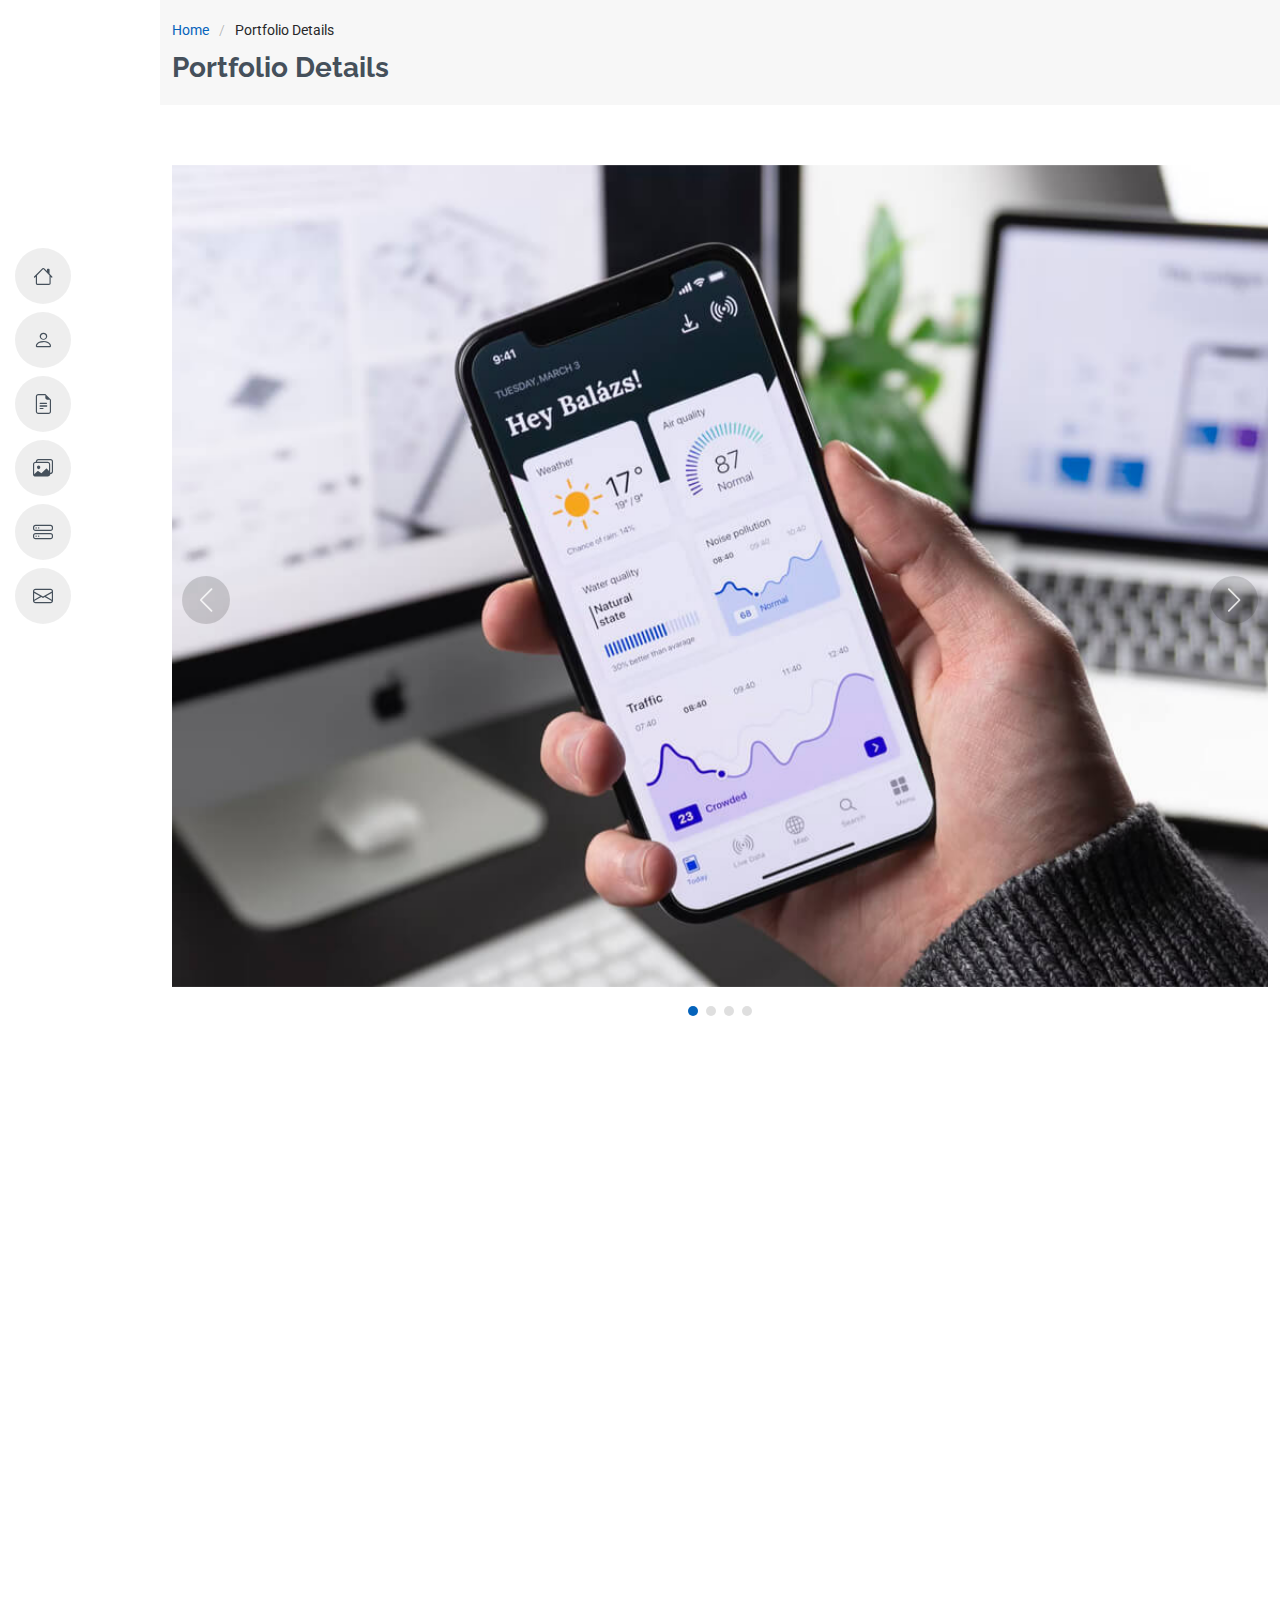
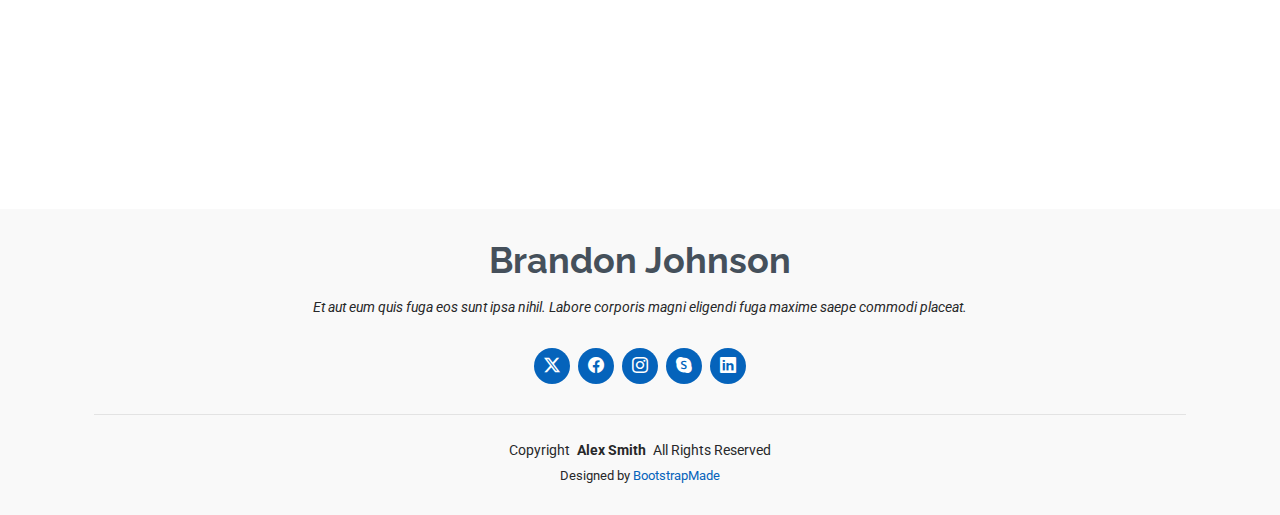
<file: portfolio-details.html>
<!DOCTYPE html>
<html lang="en">

<head>
  <meta charset="utf-8">
  <meta content="width=device-width, initial-scale=1.0" name="viewport">
  <title>Portfolio Details - MyResume Bootstrap Template</title>
  <meta content="" name="description">
  <meta content="" name="keywords">

  <!-- Favicons -->
  <link href="assets/img/favicon.png" rel="icon">
  <link href="assets/img/apple-touch-icon.png" rel="apple-touch-icon">

  <!-- Fonts -->
  <link href="https://fonts.googleapis.com" rel="preconnect">
  <link href="https://fonts.gstatic.com" rel="preconnect" crossorigin>
  <link href="https://fonts.googleapis.com/css2?family=Roboto:ital,wght@0,100;0,300;0,400;0,500;0,700;0,900;1,100;1,300;1,400;1,500;1,700;1,900&family=Poppins:ital,wght@0,100;0,200;0,300;0,400;0,500;0,600;0,700;0,800;0,900;1,100;1,200;1,300;1,400;1,500;1,600;1,700;1,800;1,900&family=Raleway:ital,wght@0,100;0,200;0,300;0,400;0,500;0,600;0,700;0,800;0,900;1,100;1,200;1,300;1,400;1,500;1,600;1,700;1,800;1,900&display=swap" rel="stylesheet">

  <!-- Vendor CSS Files -->
  <link href="assets/vendor/bootstrap/css/bootstrap.min.css" rel="stylesheet">
  <link href="assets/vendor/bootstrap-icons/bootstrap-icons.css" rel="stylesheet">
  <link href="assets/vendor/aos/aos.css" rel="stylesheet">
  <link href="assets/vendor/glightbox/css/glightbox.min.css" rel="stylesheet">
  <link href="assets/vendor/swiper/swiper-bundle.min.css" rel="stylesheet">

  <!-- Main CSS File -->
  <link href="assets/css/main.css" rel="stylesheet">

  <!-- =======================================================
  * Template Name: MyResume
  * Template URL: https://bootstrapmade.com/free-html-bootstrap-template-my-resume/
  * Updated: Jun 29 2024 with Bootstrap v5.3.3
  * Author: BootstrapMade.com
  * License: https://bootstrapmade.com/license/
  ======================================================== -->
</head>

<body class="portfolio-details-page">

  <header id="header" class="header d-flex flex-column justify-content-center">

    <i class="header-toggle d-xl-none bi bi-list"></i>

    <nav id="navmenu" class="navmenu">
      <ul>
        <li><a href="#hero"><i class="bi bi-house navicon"></i><span>Home</span></a></li>
        <li><a href="#about"><i class="bi bi-person navicon"></i><span>About</span></a></li>
        <li><a href="#resume"><i class="bi bi-file-earmark-text navicon"></i><span>Resume</span></a></li>
        <li><a href="#portfolio"><i class="bi bi-images navicon"></i><span>Portfolio</span></a></li>
        <li><a href="#services"><i class="bi bi-hdd-stack navicon"></i><span>Services</span></a></li>
        <li><a href="#contact"><i class="bi bi-envelope navicon"></i><span>Contact</span></a></li>
      </ul>
    </nav>

  </header>

  <main class="main">

    <!-- Page Title -->
    <div class="page-title" data-aos="fade">
      <div class="container">
        <nav class="breadcrumbs">
          <ol>
            <li><a href="index.html">Home</a></li>
            <li class="current">Portfolio Details</li>
          </ol>
        </nav>
        <h1>Portfolio Details</h1>
      </div>
    </div><!-- End Page Title -->

    <!-- Portfolio Details Section -->
    <section id="portfolio-details" class="portfolio-details section">

      <div class="container" data-aos="fade-up">

        <div class="portfolio-details-slider swiper init-swiper">
          <script type="application/json" class="swiper-config">
            {
              "loop": true,
              "speed": 600,
              "autoplay": {
                "delay": 5000
              },
              "slidesPerView": "auto",
              "navigation": {
                "nextEl": ".swiper-button-next",
                "prevEl": ".swiper-button-prev"
              },
              "pagination": {
                "el": ".swiper-pagination",
                "type": "bullets",
                "clickable": true
              }
            }
          </script>
          <div class="swiper-wrapper align-items-center">

            <div class="swiper-slide">
              <img src="assets/img/portfolio/app-1.jpg" alt="">
            </div>

            <div class="swiper-slide">
              <img src="assets/img/portfolio/product-1.jpg" alt="">
            </div>

            <div class="swiper-slide">
              <img src="assets/img/portfolio/branding-1.jpg" alt="">
            </div>

            <div class="swiper-slide">
              <img src="assets/img/portfolio/books-1.jpg" alt="">
            </div>

          </div>
          <div class="swiper-button-prev"></div>
          <div class="swiper-button-next"></div>
          <div class="swiper-pagination"></div>
        </div>

        <div class="row justify-content-between gy-4 mt-4">

          <div class="col-lg-8" data-aos="fade-up">
            <div class="portfolio-description">
              <h2>This is an example of portfolio details</h2>
              <p>
                Autem ipsum nam porro corporis rerum. Quis eos dolorem eos itaque inventore commodi labore quia quia. Exercitationem repudiandae officiis neque suscipit non officia eaque itaque enim. Voluptatem officia accusantium nesciunt est omnis tempora consectetur dignissimos. Sequi nulla at esse enim cum deserunt eius.
              </p>
              <p>
                Amet consequatur qui dolore veniam voluptatem voluptatem sit. Non aspernatur atque natus ut cum nam et. Praesentium error dolores rerum minus sequi quia veritatis eum. Eos et doloribus doloremque nesciunt molestiae laboriosam.
              </p>

              <div class="testimonial-item">
                <p>
                  <i class="bi bi-quote quote-icon-left"></i>
                  <span>Export tempor illum tamen malis malis eram quae irure esse labore quem cillum quid cillum eram malis quorum velit fore eram velit sunt aliqua noster fugiat irure amet legam anim culpa.</span>
                  <i class="bi bi-quote quote-icon-right"></i>
                </p>
                <div>
                  <img src="assets/img/testimonials/testimonials-2.jpg" class="testimonial-img" alt="">
                  <h3>Sara Wilsson</h3>
                  <h4>Designer</h4>
                </div>
              </div>

              <p>
                Impedit ipsum quae et aliquid doloribus et voluptatem quasi. Perspiciatis occaecati earum et magnam animi. Quibusdam non qui ea vitae suscipit vitae sunt. Repudiandae incidunt cumque minus deserunt assumenda tempore. Delectus voluptas necessitatibus est.
              </p>

              <p>
                Sunt voluptatum sapiente facilis quo odio aut ipsum repellat debitis. Molestiae et autem libero. Explicabo et quod necessitatibus similique quis dolor eum. Numquam eaque praesentium rem et qui nesciunt.
              </p>

            </div>
          </div>

          <div class="col-lg-3" data-aos="fade-up" data-aos-delay="100">
            <div class="portfolio-info">
              <h3>Project information</h3>
              <ul>
                <li><strong>Category</strong> Web design</li>
                <li><strong>Client</strong> ASU Company</li>
                <li><strong>Project date</strong> 01 March, 2020</li>
                <li><strong>Project URL</strong> <a href="#">www.example.com</a></li>
                <li><a href="#" class="btn-visit align-self-start">Visit Website</a></li>
              </ul>
            </div>
          </div>

        </div>

      </div>

    </section><!-- /Portfolio Details Section -->

  </main>

  <footer id="footer" class="footer position-relative light-background">
    <div class="container">
      <h3 class="sitename">Brandon Johnson</h3>
      <p>Et aut eum quis fuga eos sunt ipsa nihil. Labore corporis magni eligendi fuga maxime saepe commodi placeat.</p>
      <div class="social-links d-flex justify-content-center">
        <a href=""><i class="bi bi-twitter-x"></i></a>
        <a href=""><i class="bi bi-facebook"></i></a>
        <a href=""><i class="bi bi-instagram"></i></a>
        <a href=""><i class="bi bi-skype"></i></a>
        <a href=""><i class="bi bi-linkedin"></i></a>
      </div>
      <div class="container">
        <div class="copyright">
          <span>Copyright</span> <strong class="px-1 sitename">Alex Smith</strong> <span>All Rights Reserved</span>
        </div>
        <div class="credits">
          <!-- All the links in the footer should remain intact. -->
          <!-- You can delete the links only if you've purchased the pro version. -->
          <!-- Licensing information: https://bootstrapmade.com/license/ -->
          <!-- Purchase the pro version with working PHP/AJAX contact form: [buy-url] -->
          Designed by <a href="https://bootstrapmade.com/">BootstrapMade</a>
        </div>
      </div>
    </div>
  </footer>

  <!-- Scroll Top -->
  <a href="#" id="scroll-top" class="scroll-top d-flex align-items-center justify-content-center"><i class="bi bi-arrow-up-short"></i></a>

  <!-- Preloader -->
  <div id="preloader"></div>

  <!-- Vendor JS Files -->
  <script src="assets/vendor/bootstrap/js/bootstrap.bundle.min.js"></script>
  <script src="assets/vendor/php-email-form/validate.js"></script>
  <script src="assets/vendor/aos/aos.js"></script>
  <script src="assets/vendor/typed.js/typed.umd.js"></script>
  <script src="assets/vendor/purecounter/purecounter_vanilla.js"></script>
  <script src="assets/vendor/waypoints/noframework.waypoints.js"></script>
  <script src="assets/vendor/glightbox/js/glightbox.min.js"></script>
  <script src="assets/vendor/imagesloaded/imagesloaded.pkgd.min.js"></script>
  <script src="assets/vendor/isotope-layout/isotope.pkgd.min.js"></script>
  <script src="assets/vendor/swiper/swiper-bundle.min.js"></script>

  <!-- Main JS File -->
  <script src="assets/js/main.js"></script>

</body>

</html>
</file>
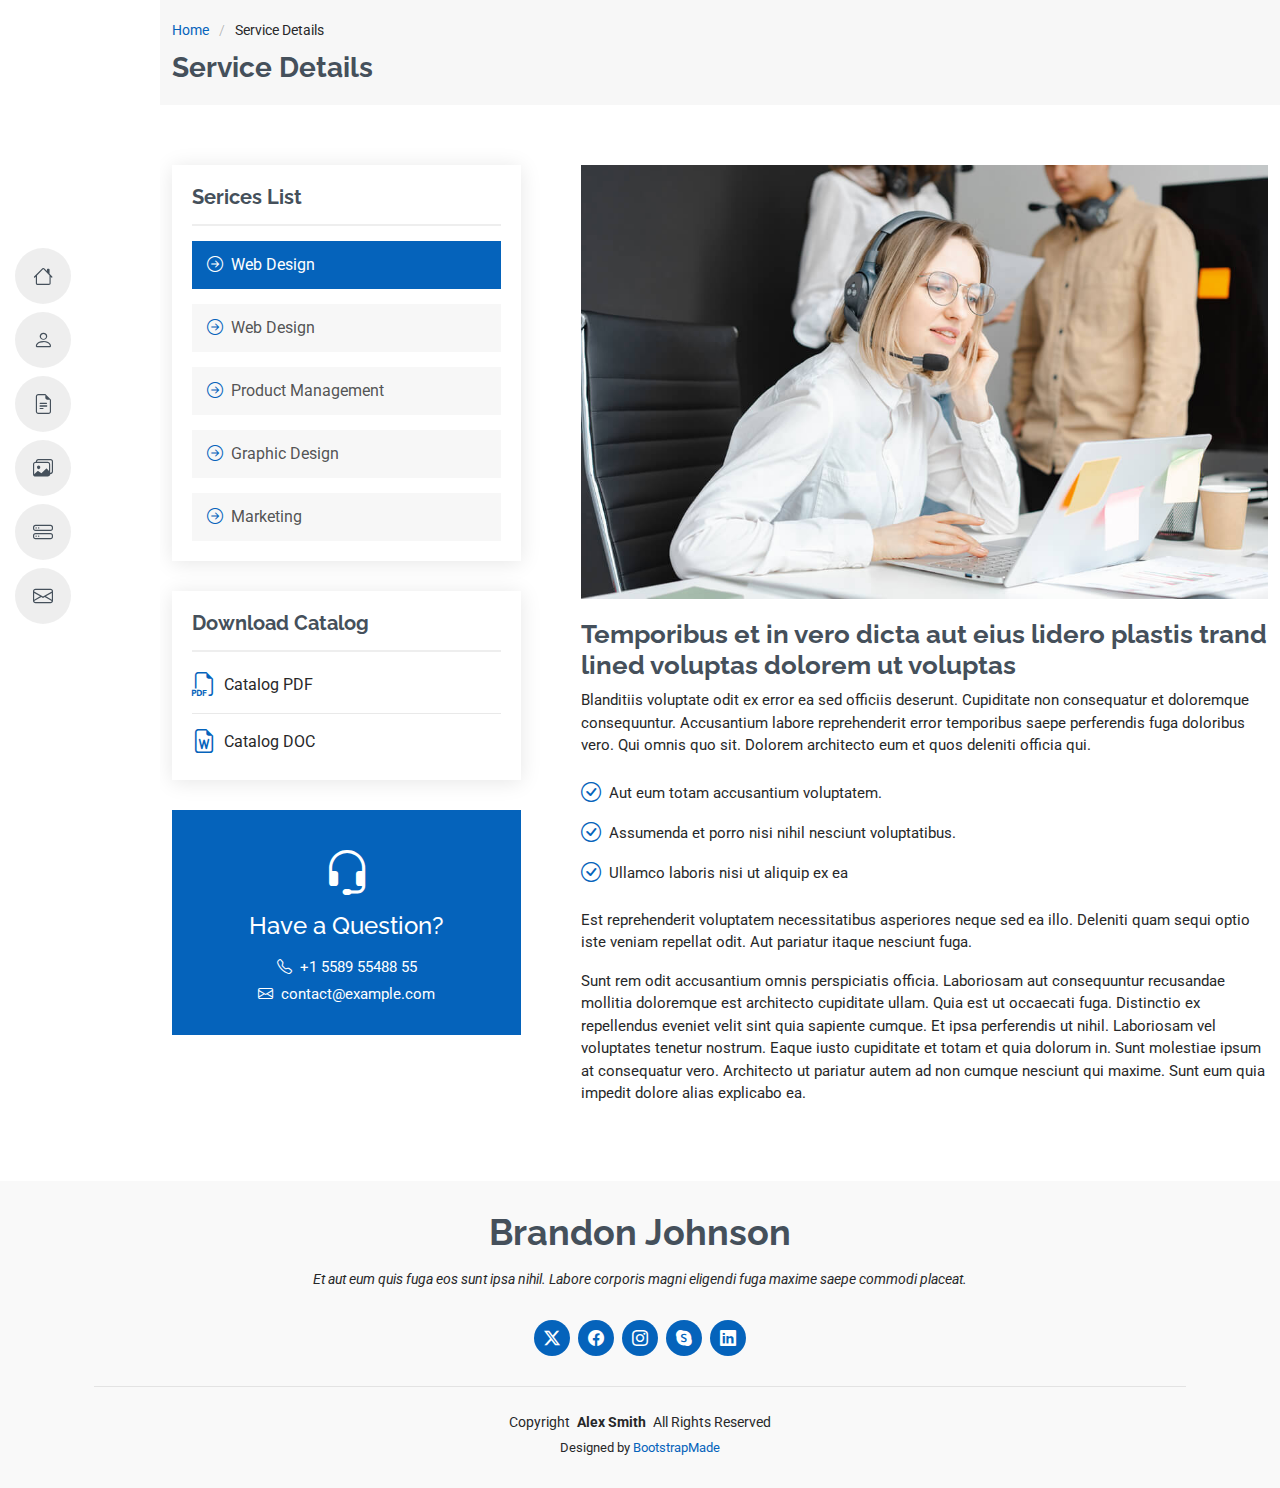
<file: service-details.html>
<!DOCTYPE html>
<html lang="en">

<head>
  <meta charset="utf-8">
  <meta content="width=device-width, initial-scale=1.0" name="viewport">
  <title>Service Details - MyResume Bootstrap Template</title>
  <meta content="" name="description">
  <meta content="" name="keywords">

  <!-- Favicons -->
  <link href="assets/img/favicon.png" rel="icon">
  <link href="assets/img/apple-touch-icon.png" rel="apple-touch-icon">

  <!-- Fonts -->
  <link href="https://fonts.googleapis.com" rel="preconnect">
  <link href="https://fonts.gstatic.com" rel="preconnect" crossorigin>
  <link href="https://fonts.googleapis.com/css2?family=Roboto:ital,wght@0,100;0,300;0,400;0,500;0,700;0,900;1,100;1,300;1,400;1,500;1,700;1,900&family=Poppins:ital,wght@0,100;0,200;0,300;0,400;0,500;0,600;0,700;0,800;0,900;1,100;1,200;1,300;1,400;1,500;1,600;1,700;1,800;1,900&family=Raleway:ital,wght@0,100;0,200;0,300;0,400;0,500;0,600;0,700;0,800;0,900;1,100;1,200;1,300;1,400;1,500;1,600;1,700;1,800;1,900&display=swap" rel="stylesheet">

  <!-- Vendor CSS Files -->
  <link href="assets/vendor/bootstrap/css/bootstrap.min.css" rel="stylesheet">
  <link href="assets/vendor/bootstrap-icons/bootstrap-icons.css" rel="stylesheet">
  <link href="assets/vendor/aos/aos.css" rel="stylesheet">
  <link href="assets/vendor/glightbox/css/glightbox.min.css" rel="stylesheet">
  <link href="assets/vendor/swiper/swiper-bundle.min.css" rel="stylesheet">

  <!-- Main CSS File -->
  <link href="assets/css/main.css" rel="stylesheet">

  <!-- =======================================================
  * Template Name: MyResume
  * Template URL: https://bootstrapmade.com/free-html-bootstrap-template-my-resume/
  * Updated: Jun 29 2024 with Bootstrap v5.3.3
  * Author: BootstrapMade.com
  * License: https://bootstrapmade.com/license/
  ======================================================== -->
</head>

<body class="service-details-page">

  <header id="header" class="header d-flex flex-column justify-content-center">

    <i class="header-toggle d-xl-none bi bi-list"></i>

    <nav id="navmenu" class="navmenu">
      <ul>
        <li><a href="#hero"><i class="bi bi-house navicon"></i><span>Home</span></a></li>
        <li><a href="#about"><i class="bi bi-person navicon"></i><span>About</span></a></li>
        <li><a href="#resume"><i class="bi bi-file-earmark-text navicon"></i><span>Resume</span></a></li>
        <li><a href="#portfolio"><i class="bi bi-images navicon"></i><span>Portfolio</span></a></li>
        <li><a href="#services"><i class="bi bi-hdd-stack navicon"></i><span>Services</span></a></li>
        <li><a href="#contact"><i class="bi bi-envelope navicon"></i><span>Contact</span></a></li>
      </ul>
    </nav>

  </header>

  <main class="main">

    <!-- Page Title -->
    <div class="page-title" data-aos="fade">
      <div class="container">
        <nav class="breadcrumbs">
          <ol>
            <li><a href="index.html">Home</a></li>
            <li class="current">Service Details</li>
          </ol>
        </nav>
        <h1>Service Details</h1>
      </div>
    </div><!-- End Page Title -->

    <!-- Service Details Section -->
    <section id="service-details" class="service-details section">

      <div class="container">

        <div class="row gy-5">

          <div class="col-lg-4" data-aos="fade-up" data-aos-delay="100">

            <div class="service-box">
              <h4>Serices List</h4>
              <div class="services-list">
                <a href="#" class="active"><i class="bi bi-arrow-right-circle"></i><span>Web Design</span></a>
                <a href="#"><i class="bi bi-arrow-right-circle"></i><span>Web Design</span></a>
                <a href="#"><i class="bi bi-arrow-right-circle"></i><span>Product Management</span></a>
                <a href="#"><i class="bi bi-arrow-right-circle"></i><span>Graphic Design</span></a>
                <a href="#"><i class="bi bi-arrow-right-circle"></i><span>Marketing</span></a>
              </div>
            </div><!-- End Services List -->

            <div class="service-box">
              <h4>Download Catalog</h4>
              <div class="download-catalog">
                <a href="#"><i class="bi bi-filetype-pdf"></i><span>Catalog PDF</span></a>
                <a href="#"><i class="bi bi-file-earmark-word"></i><span>Catalog DOC</span></a>
              </div>
            </div><!-- End Services List -->

            <div class="help-box d-flex flex-column justify-content-center align-items-center">
              <i class="bi bi-headset help-icon"></i>
              <h4>Have a Question?</h4>
              <p class="d-flex align-items-center mt-2 mb-0"><i class="bi bi-telephone me-2"></i> <span>+1 5589 55488 55</span></p>
              <p class="d-flex align-items-center mt-1 mb-0"><i class="bi bi-envelope me-2"></i> <a href="mailto:contact@example.com">contact@example.com</a></p>
            </div>

          </div>

          <div class="col-lg-8 ps-lg-5" data-aos="fade-up" data-aos-delay="200">
            <img src="assets/img/services.jpg" alt="" class="img-fluid services-img">
            <h3>Temporibus et in vero dicta aut eius lidero plastis trand lined voluptas dolorem ut voluptas</h3>
            <p>
              Blanditiis voluptate odit ex error ea sed officiis deserunt. Cupiditate non consequatur et doloremque consequuntur. Accusantium labore reprehenderit error temporibus saepe perferendis fuga doloribus vero. Qui omnis quo sit. Dolorem architecto eum et quos deleniti officia qui.
            </p>
            <ul>
              <li><i class="bi bi-check-circle"></i> <span>Aut eum totam accusantium voluptatem.</span></li>
              <li><i class="bi bi-check-circle"></i> <span>Assumenda et porro nisi nihil nesciunt voluptatibus.</span></li>
              <li><i class="bi bi-check-circle"></i> <span>Ullamco laboris nisi ut aliquip ex ea</span></li>
            </ul>
            <p>
              Est reprehenderit voluptatem necessitatibus asperiores neque sed ea illo. Deleniti quam sequi optio iste veniam repellat odit. Aut pariatur itaque nesciunt fuga.
            </p>
            <p>
              Sunt rem odit accusantium omnis perspiciatis officia. Laboriosam aut consequuntur recusandae mollitia doloremque est architecto cupiditate ullam. Quia est ut occaecati fuga. Distinctio ex repellendus eveniet velit sint quia sapiente cumque. Et ipsa perferendis ut nihil. Laboriosam vel voluptates tenetur nostrum. Eaque iusto cupiditate et totam et quia dolorum in. Sunt molestiae ipsum at consequatur vero. Architecto ut pariatur autem ad non cumque nesciunt qui maxime. Sunt eum quia impedit dolore alias explicabo ea.
            </p>
          </div>

        </div>

      </div>

    </section><!-- /Service Details Section -->

  </main>

  <footer id="footer" class="footer position-relative light-background">
    <div class="container">
      <h3 class="sitename">Brandon Johnson</h3>
      <p>Et aut eum quis fuga eos sunt ipsa nihil. Labore corporis magni eligendi fuga maxime saepe commodi placeat.</p>
      <div class="social-links d-flex justify-content-center">
        <a href=""><i class="bi bi-twitter-x"></i></a>
        <a href=""><i class="bi bi-facebook"></i></a>
        <a href=""><i class="bi bi-instagram"></i></a>
        <a href=""><i class="bi bi-skype"></i></a>
        <a href=""><i class="bi bi-linkedin"></i></a>
      </div>
      <div class="container">
        <div class="copyright">
          <span>Copyright</span> <strong class="px-1 sitename">Alex Smith</strong> <span>All Rights Reserved</span>
        </div>
        <div class="credits">
          <!-- All the links in the footer should remain intact. -->
          <!-- You can delete the links only if you've purchased the pro version. -->
          <!-- Licensing information: https://bootstrapmade.com/license/ -->
          <!-- Purchase the pro version with working PHP/AJAX contact form: [buy-url] -->
          Designed by <a href="https://bootstrapmade.com/">BootstrapMade</a>
        </div>
      </div>
    </div>
  </footer>

  <!-- Scroll Top -->
  <a href="#" id="scroll-top" class="scroll-top d-flex align-items-center justify-content-center"><i class="bi bi-arrow-up-short"></i></a>

  <!-- Preloader -->
  <div id="preloader"></div>

  <!-- Vendor JS Files -->
  <script src="assets/vendor/bootstrap/js/bootstrap.bundle.min.js"></script>
  <script src="assets/vendor/php-email-form/validate.js"></script>
  <script src="assets/vendor/aos/aos.js"></script>
  <script src="assets/vendor/typed.js/typed.umd.js"></script>
  <script src="assets/vendor/purecounter/purecounter_vanilla.js"></script>
  <script src="assets/vendor/waypoints/noframework.waypoints.js"></script>
  <script src="assets/vendor/glightbox/js/glightbox.min.js"></script>
  <script src="assets/vendor/imagesloaded/imagesloaded.pkgd.min.js"></script>
  <script src="assets/vendor/isotope-layout/isotope.pkgd.min.js"></script>
  <script src="assets/vendor/swiper/swiper-bundle.min.js"></script>

  <!-- Main JS File -->
  <script src="assets/js/main.js"></script>

</body>

</html>
</file>
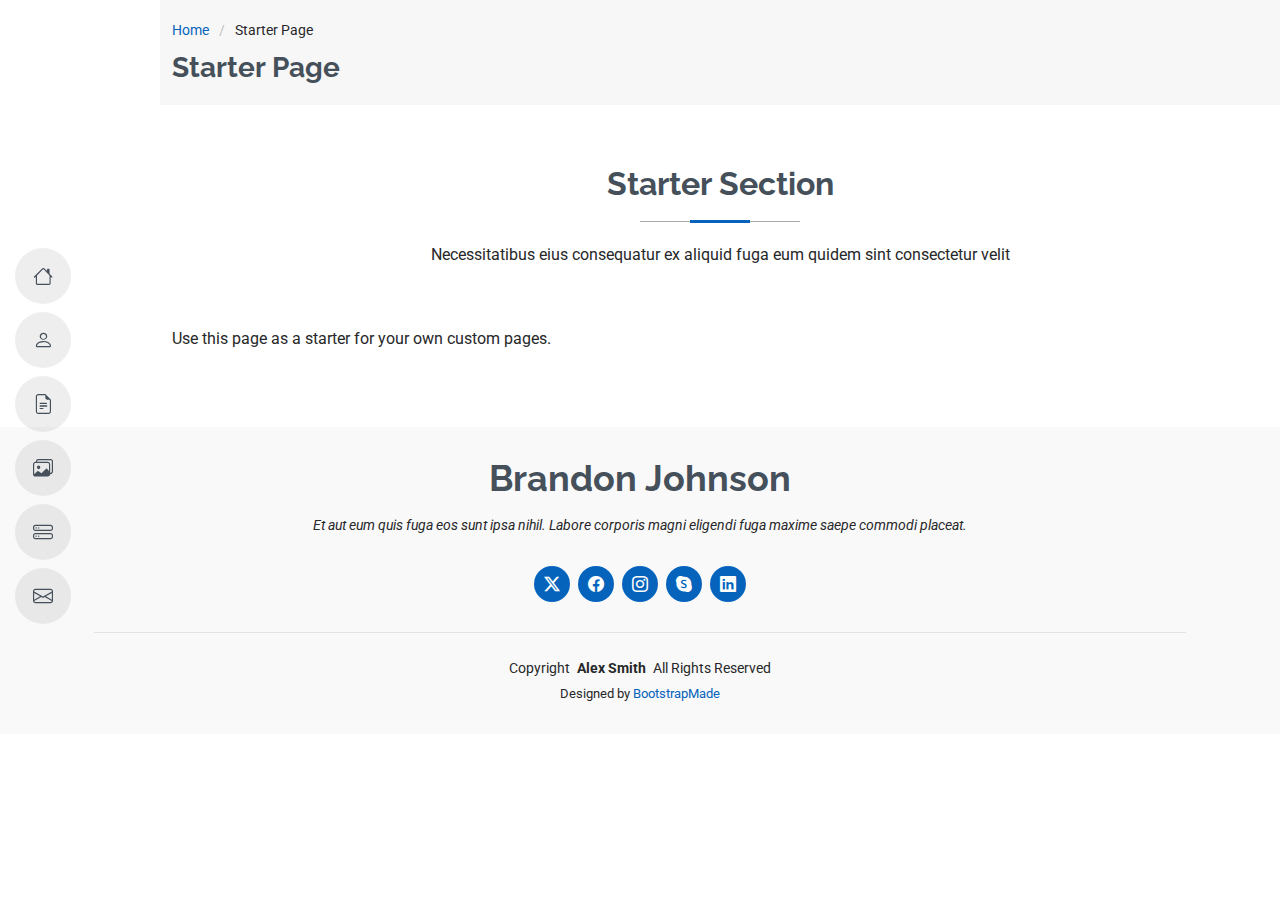
<file: starter-page.html>
<!DOCTYPE html>
<html lang="en">

<head>
  <meta charset="utf-8">
  <meta content="width=device-width, initial-scale=1.0" name="viewport">
  <title>Starter Page - MyResume Bootstrap Template</title>
  <meta content="" name="description">
  <meta content="" name="keywords">

  <!-- Favicons -->
  <link href="assets/img/favicon.png" rel="icon">
  <link href="assets/img/apple-touch-icon.png" rel="apple-touch-icon">

  <!-- Fonts -->
  <link href="https://fonts.googleapis.com" rel="preconnect">
  <link href="https://fonts.gstatic.com" rel="preconnect" crossorigin>
  <link href="https://fonts.googleapis.com/css2?family=Roboto:ital,wght@0,100;0,300;0,400;0,500;0,700;0,900;1,100;1,300;1,400;1,500;1,700;1,900&family=Poppins:ital,wght@0,100;0,200;0,300;0,400;0,500;0,600;0,700;0,800;0,900;1,100;1,200;1,300;1,400;1,500;1,600;1,700;1,800;1,900&family=Raleway:ital,wght@0,100;0,200;0,300;0,400;0,500;0,600;0,700;0,800;0,900;1,100;1,200;1,300;1,400;1,500;1,600;1,700;1,800;1,900&display=swap" rel="stylesheet">

  <!-- Vendor CSS Files -->
  <link href="assets/vendor/bootstrap/css/bootstrap.min.css" rel="stylesheet">
  <link href="assets/vendor/bootstrap-icons/bootstrap-icons.css" rel="stylesheet">
  <link href="assets/vendor/aos/aos.css" rel="stylesheet">
  <link href="assets/vendor/glightbox/css/glightbox.min.css" rel="stylesheet">
  <link href="assets/vendor/swiper/swiper-bundle.min.css" rel="stylesheet">

  <!-- Main CSS File -->
  <link href="assets/css/main.css" rel="stylesheet">

  <!-- =======================================================
  * Template Name: MyResume
  * Template URL: https://bootstrapmade.com/free-html-bootstrap-template-my-resume/
  * Updated: Jun 29 2024 with Bootstrap v5.3.3
  * Author: BootstrapMade.com
  * License: https://bootstrapmade.com/license/
  ======================================================== -->
</head>

<body class="starter-page-page">

  <header id="header" class="header d-flex flex-column justify-content-center">

    <i class="header-toggle d-xl-none bi bi-list"></i>

    <nav id="navmenu" class="navmenu">
      <ul>
        <li><a href="#hero"><i class="bi bi-house navicon"></i><span>Home</span></a></li>
        <li><a href="#about"><i class="bi bi-person navicon"></i><span>About</span></a></li>
        <li><a href="#resume"><i class="bi bi-file-earmark-text navicon"></i><span>Resume</span></a></li>
        <li><a href="#portfolio"><i class="bi bi-images navicon"></i><span>Portfolio</span></a></li>
        <li><a href="#services"><i class="bi bi-hdd-stack navicon"></i><span>Services</span></a></li>
        <li><a href="#contact"><i class="bi bi-envelope navicon"></i><span>Contact</span></a></li>
      </ul>
    </nav>

  </header>

  <main class="main">

    <!-- Page Title -->
    <div class="page-title" data-aos="fade">
      <div class="container">
        <nav class="breadcrumbs">
          <ol>
            <li><a href="index.html">Home</a></li>
            <li class="current">Starter Page</li>
          </ol>
        </nav>
        <h1>Starter Page</h1>
      </div>
    </div><!-- End Page Title -->

    <!-- Starter Section Section -->
    <section id="starter-section" class="starter-section section">

      <!-- Section Title -->
      <div class="container section-title" data-aos="fade-up">
        <h2>Starter Section</h2>
        <p>Necessitatibus eius consequatur ex aliquid fuga eum quidem sint consectetur velit</p>
      </div><!-- End Section Title -->

      <div class="container" data-aos="fade-up">
        <p>Use this page as a starter for your own custom pages.</p>
      </div>

    </section><!-- /Starter Section Section -->

  </main>

  <footer id="footer" class="footer position-relative light-background">
    <div class="container">
      <h3 class="sitename">Brandon Johnson</h3>
      <p>Et aut eum quis fuga eos sunt ipsa nihil. Labore corporis magni eligendi fuga maxime saepe commodi placeat.</p>
      <div class="social-links d-flex justify-content-center">
        <a href=""><i class="bi bi-twitter-x"></i></a>
        <a href=""><i class="bi bi-facebook"></i></a>
        <a href=""><i class="bi bi-instagram"></i></a>
        <a href=""><i class="bi bi-skype"></i></a>
        <a href=""><i class="bi bi-linkedin"></i></a>
      </div>
      <div class="container">
        <div class="copyright">
          <span>Copyright</span> <strong class="px-1 sitename">Alex Smith</strong> <span>All Rights Reserved</span>
        </div>
        <div class="credits">
          <!-- All the links in the footer should remain intact. -->
          <!-- You can delete the links only if you've purchased the pro version. -->
          <!-- Licensing information: https://bootstrapmade.com/license/ -->
          <!-- Purchase the pro version with working PHP/AJAX contact form: [buy-url] -->
          Designed by <a href="https://bootstrapmade.com/">BootstrapMade</a>
        </div>
      </div>
    </div>
  </footer>

  <!-- Scroll Top -->
  <a href="#" id="scroll-top" class="scroll-top d-flex align-items-center justify-content-center"><i class="bi bi-arrow-up-short"></i></a>

  <!-- Preloader -->
  <div id="preloader"></div>

  <!-- Vendor JS Files -->
  <script src="assets/vendor/bootstrap/js/bootstrap.bundle.min.js"></script>
  <script src="assets/vendor/php-email-form/validate.js"></script>
  <script src="assets/vendor/aos/aos.js"></script>
  <script src="assets/vendor/typed.js/typed.umd.js"></script>
  <script src="assets/vendor/purecounter/purecounter_vanilla.js"></script>
  <script src="assets/vendor/waypoints/noframework.waypoints.js"></script>
  <script src="assets/vendor/glightbox/js/glightbox.min.js"></script>
  <script src="assets/vendor/imagesloaded/imagesloaded.pkgd.min.js"></script>
  <script src="assets/vendor/isotope-layout/isotope.pkgd.min.js"></script>
  <script src="assets/vendor/swiper/swiper-bundle.min.js"></script>

  <!-- Main JS File -->
  <script src="assets/js/main.js"></script>

</body>

</html>
</file>
<file: assets/css/main.css>
/**
* Template Name: MyResume
* Template URL: https://bootstrapmade.com/free-html-bootstrap-template-my-resume/
* Updated: Jun 29 2024 with Bootstrap v5.3.3
* Author: BootstrapMade.com
* License: https://bootstrapmade.com/license/
*/

/*--------------------------------------------------------------
# Font & Color Variables
# Help: https://bootstrapmade.com/color-system/
--------------------------------------------------------------*/
/* Fonts */
:root {
  --default-font: "Roboto",  system-ui, -apple-system, "Segoe UI", Roboto, "Helvetica Neue", Arial, "Noto Sans", "Liberation Sans", sans-serif, "Apple Color Emoji", "Segoe UI Emoji", "Segoe UI Symbol", "Noto Color Emoji";
  --heading-font: "Raleway",  sans-serif;
  --nav-font: "Poppins",  sans-serif;
}

/* Global Colors - The following color variables are used throughout the website. Updating them here will change the color scheme of the entire website */
:root { 
  --background-color: #ffffff; /* Background color for the entire website, including individual sections */
  --default-color: #272829; /* Default color used for the majority of the text content across the entire website */
  --heading-color: #45505b; /* Color for headings, subheadings and title throughout the website */
  --accent-color: #0563bb; /* Accent color that represents your brand on the website. It's used for buttons, links, and other elements that need to stand out */
  --surface-color: #ffffff; /* The surface color is used as a background of boxed elements within sections, such as cards, icon boxes, or other elements that require a visual separation from the global background. */
  --contrast-color: #ffffff; /* Contrast color for text, ensuring readability against backgrounds of accent, heading, or default colors. */
}

/* Nav Menu Colors - The following color variables are used specifically for the navigation menu. They are separate from the global colors to allow for more customization options */
:root {
  --nav-color: #45505b;  /* The default color of the main navmenu links */
  --nav-hover-color: #0563bb; /* Applied to main navmenu links when they are hovered over or active */
  --nav-mobile-background-color: #ffffff; /* Used as the background color for mobile navigation menu */
  --nav-dropdown-background-color: #ffffff; /* Used as the background color for dropdown items that appear when hovering over primary navigation items */
  --nav-dropdown-color: #212529; /* Used for navigation links of the dropdown items in the navigation menu. */
  --nav-dropdown-hover-color: #0563bb; /* Similar to --nav-hover-color, this color is applied to dropdown navigation links when they are hovered over. */
}

/* Color Presets - These classes override global colors when applied to any section or element, providing reuse of the sam color scheme. */

.light-background {
  --background-color: #f9f9f9;
  --surface-color: #ffffff;
}

.dark-background {
  --background-color: #060606;
  --default-color: #ffffff;
  --heading-color: #ffffff;
  --surface-color: #252525;
  --contrast-color: #ffffff;
}

/* Smooth scroll */
:root {
  scroll-behavior: smooth;
}

/*--------------------------------------------------------------
# General Styling & Shared Classes
--------------------------------------------------------------*/
body {
  color: var(--default-color);
  background-color: var(--background-color);
  font-family: var(--default-font);
}

a {
  color: var(--accent-color);
  text-decoration: none;
  transition: 0.3s;
}

a:hover {
  color: color-mix(in srgb, var(--accent-color), transparent 25%);
  text-decoration: none;
}

h1,
h2,
h3,
h4,
h5,
h6 {
  color: var(--heading-color);
  font-family: var(--heading-font);
}

/* PHP Email Form Messages
------------------------------*/
.php-email-form .error-message {
  display: none;
  background: #df1529;
  color: #ffffff;
  text-align: left;
  padding: 15px;
  margin-bottom: 24px;
  font-weight: 600;
}

.php-email-form .sent-message {
  display: none;
  color: #ffffff;
  background: #059652;
  text-align: center;
  padding: 15px;
  margin-bottom: 24px;
  font-weight: 600;
}

.php-email-form .loading {
  display: none;
  background: var(--surface-color);
  text-align: center;
  padding: 15px;
  margin-bottom: 24px;
}

.php-email-form .loading:before {
  content: "";
  display: inline-block;
  border-radius: 50%;
  width: 24px;
  height: 24px;
  margin: 0 10px -6px 0;
  border: 3px solid var(--accent-color);
  border-top-color: var(--surface-color);
  animation: php-email-form-loading 1s linear infinite;
}

@keyframes php-email-form-loading {
  0% {
    transform: rotate(0deg);
  }

  100% {
    transform: rotate(360deg);
  }
}

/*--------------------------------------------------------------
# Global Header
--------------------------------------------------------------*/
.header {
  color: var(--default-color);
  position: fixed;
  top: 0;
  left: 0;
  bottom: 0;
  padding: 0 15px;
  transition: all ease-in-out 0.3s;
  overflow-y: auto;
  z-index: 997;
  min-width: 200px;
}

@media (max-width: 1199px) {
  .header {
    background-color: var(--background-color);
    border-right: 1px solid color-mix(in srgb, var(--default-color), transparent 90%);
    width: 300px;
    left: -100%;
  }
}

@media (min-width: 1200px) and (max-width: 1600px) {
  .header~main {
    margin-left: 160px;
  }

  .header~main .hero {
    margin-left: -160px;
    width: 100vw;
  }
}

.header.header-show {
  left: 0;
}

.header .header-toggle {
  color: var(--contrast-color);
  background-color: var(--accent-color);
  font-size: 22px;
  display: flex;
  align-items: center;
  justify-content: center;
  width: 40px;
  height: 40px;
  border-radius: 50%;
  cursor: pointer;
  position: fixed;
  top: 15px;
  right: 15px;
  z-index: 9999;
  transition: background-color 0.3s;
}

.header .header-toggle:hover {
  color: var(--contrast-color);
  background-color: color-mix(in srgb, var(--accent-color) 90%, white 15%);
}

/*--------------------------------------------------------------
# Navigation Menu
--------------------------------------------------------------*/
.navmenu {
  padding: 0;
  z-index: 9997;
}

.navmenu ul {
  list-style: none;
  padding: 0 0 20px 0;
  margin: 0;
  width: 140px;
}

.navmenu a,
.navmenu a:focus {
  color: var(--nav-color);
  font-family: var(--nav-font);
  display: flex;
  align-items: center;
  padding: 10px 18px;
  margin-bottom: 8px;
  font-size: 15px;
  border-radius: 50px;
  background: color-mix(in srgb, var(--default-color), transparent 92%);
  height: 56px;
  width: 100%;
  overflow: hidden;
  transition: 0.3s;
}

.navmenu a i,
.navmenu a:focus i {
  font-size: 20px;
}

.navmenu a span,
.navmenu a:focus span {
  padding: 0 5px 0 7px;
}

@media (min-width: 992px) {

  .navmenu a,
  .navmenu a:focus {
    max-width: 56px;
  }

  .navmenu a span,
  .navmenu a:focus span {
    display: none;
  }
}

.navmenu a:hover,
.navmenu .active,
.navmenu .active:focus,
.navmenu li:hover>a {
  color: var(--contrast-color);
  background: var(--nav-hover-color);
}

.navmenu a:hover,
.navmenu li:hover>a {
  max-width: 100%;
  color: var(--contrast-color);
}

.navmenu a:hover span,
.navmenu li:hover>a span {
  display: block;
}

/*--------------------------------------------------------------
# Global Footer
--------------------------------------------------------------*/
.footer {
  color: var(--default-color);
  background-color: var(--background-color);
  font-size: 14px;
  text-align: center;
  padding: 30px 0;
  position: relative;
}

.footer h3 {
  font-size: 36px;
  font-weight: 700;
  position: relative;
  padding: 0;
  margin: 0 0 15px 0;
}

.footer p {
  font-size: 15;
  font-style: italic;
  padding: 0;
  margin: 0 0 30px 0;
}

.footer .social-links {
  margin: 0 0 30px 0;
}

.footer .social-links a {
  font-size: 16px;
  display: flex;
  align-items: center;
  justify-content: center;
  background: var(--accent-color);
  color: var(--contrast-color);
  line-height: 1;
  margin: 0 4px;
  border-radius: 50%;
  text-align: center;
  width: 36px;
  height: 36px;
  transition: 0.3s;
}

.footer .social-links a:hover {
  background: color-mix(in srgb, var(--accent-color), transparent 20%);
  text-decoration: none;
}

.footer .copyright {
  padding-top: 25px;
  border-top: 1px solid color-mix(in srgb, var(--default-color), transparent 90%);
}

.footer .credits {
  font-size: 13px;
  padding-top: 5px;
}

/*--------------------------------------------------------------
# Preloader
--------------------------------------------------------------*/
#preloader {
  position: fixed;
  inset: 0;
  z-index: 999999;
  overflow: hidden;
  background: var(--background-color);
  transition: all 0.6s ease-out;
}

#preloader:before {
  content: "";
  position: fixed;
  top: calc(50% - 30px);
  left: calc(50% - 30px);
  border: 6px solid #ffffff;
  border-color: var(--accent-color) transparent var(--accent-color) transparent;
  border-radius: 50%;
  width: 60px;
  height: 60px;
  animation: animate-preloader 1.5s linear infinite;
}

@keyframes animate-preloader {
  0% {
    transform: rotate(0deg);
  }

  100% {
    transform: rotate(360deg);
  }
}

/*--------------------------------------------------------------
# Scroll Top Button
--------------------------------------------------------------*/
.scroll-top {
  position: fixed;
  visibility: hidden;
  opacity: 0;
  right: 15px;
  bottom: -15px;
  z-index: 99999;
  background-color: var(--accent-color);
  width: 44px;
  height: 44px;
  border-radius: 50px;
  transition: all 0.4s;
}

.scroll-top i {
  font-size: 24px;
  color: var(--contrast-color);
  line-height: 0;
}

.scroll-top:hover {
  background-color: color-mix(in srgb, var(--accent-color), transparent 20%);
  color: var(--contrast-color);
}

.scroll-top.active {
  visibility: visible;
  opacity: 1;
  bottom: 15px;
}

/*--------------------------------------------------------------
# Disable aos animation delay on mobile devices
--------------------------------------------------------------*/
@media screen and (max-width: 768px) {
  [data-aos-delay] {
    transition-delay: 0 !important;
  }
}

/*--------------------------------------------------------------
# Global Page Titles & Breadcrumbs
--------------------------------------------------------------*/
.page-title {
  --background-color: color-mix(in srgb, var(--default-color), transparent 96%);
  color: var(--default-color);
  background-color: var(--background-color);
  padding: 20px 0;
  position: relative;
}

.page-title h1 {
  font-size: 28px;
  font-weight: 700;
  margin: 0;
}

.page-title .breadcrumbs ol {
  display: flex;
  flex-wrap: wrap;
  list-style: none;
  padding: 0 0 10px 0;
  margin: 0;
  font-size: 14px;
  font-weight: 400;
}

.page-title .breadcrumbs ol li+li {
  padding-left: 10px;
}

.page-title .breadcrumbs ol li+li::before {
  content: "/";
  display: inline-block;
  padding-right: 10px;
  color: color-mix(in srgb, var(--default-color), transparent 70%);
}

/*--------------------------------------------------------------
# Global Sections
--------------------------------------------------------------*/
section,
.section {
  color: var(--default-color);
  background-color: var(--background-color);
  padding: 60px 0;
  overflow: clip;
}

/*--------------------------------------------------------------
# Global Section Titles
--------------------------------------------------------------*/
.section-title {
  text-align: center;
  padding-bottom: 60px;
  position: relative;
}

.section-title h2 {
  font-size: 32px;
  font-weight: 700;
  margin-bottom: 20px;
  padding-bottom: 20px;
  position: relative;
}

.section-title h2:before {
  content: "";
  position: absolute;
  display: block;
  width: 160px;
  height: 1px;
  background: color-mix(in srgb, var(--default-color), transparent 60%);
  left: 0;
  right: 0;
  bottom: 1px;
  margin: auto;
}

.section-title h2::after {
  content: "";
  position: absolute;
  display: block;
  width: 60px;
  height: 3px;
  background: var(--accent-color);
  left: 0;
  right: 0;
  bottom: 0;
  margin: auto;
}

.section-title p {
  margin-bottom: 0;
}

/*--------------------------------------------------------------
# Hero Section
--------------------------------------------------------------*/
.hero {
  width: 100%;
  min-height: 100vh;
  position: relative;
  padding: 80px 0;
  display: flex;
  align-items: center;
  justify-content: center;
}

.hero img {
  position: absolute;
  inset: 0;
  display: block;
  width: 100%;
  height: 100%;
  object-fit: cover;
  z-index: 1;
}

.hero:before {
  content: "";
  background: color-mix(in srgb, var(--background-color), transparent 30%);
  position: absolute;
  inset: 0;
  z-index: 2;
}

.hero .container {
  position: relative;
  z-index: 3;
}

.hero h2 {
  margin: 0;
  font-size: 64px;
  font-weight: 700;
}

.hero p {
  margin: 5px 0 0 0;
  font-size: 26px;
}

.hero p span {
  letter-spacing: 1px;
  border-bottom: 2px solid var(--accent-color);
}

.hero .social-links {
  margin-top: 25px;
}

.hero .social-links a {
  font-size: 20px;
  display: inline-block;
  color: color-mix(in srgb, var(--default-color), transparent 30%);
  line-height: 1;
  margin-right: 20px;
  transition: 0.3s;
}

.hero .social-links a:hover {
  color: var(--accent-color);
}

@media (max-width: 768px) {
  .hero h2 {
    font-size: 32px;
  }

  .hero p {
    font-size: 20px;
  }
}

/*--------------------------------------------------------------
# About Section
--------------------------------------------------------------*/
.about .content h2 {
  font-weight: 700;
  font-size: 24px;
}

.about .content ul {
  list-style: none;
  padding: 0;
}

.about .content ul li {
  margin-bottom: 20px;
  display: flex;
  align-items: center;
}

.about .content ul strong {
  margin-right: 10px;
}

.about .content ul i {
  font-size: 16px;
  margin-right: 5px;
  color: var(--accent-color);
  line-height: 0;
}

/*--------------------------------------------------------------
# Stats Section
--------------------------------------------------------------*/
.stats i {
  background-color: var(--accent-color);
  color: var(--contrast-color);
  width: 54px;
  height: 54px;
  font-size: 24px;
  border-radius: 50px;
  display: inline-flex;
  align-items: center;
  justify-content: center;
  position: relative;
  z-index: 1;
}

.stats .stats-item {
  margin-top: 10px;
  width: 100%;
  position: relative;
  text-align: center;
  z-index: 0;
}

.stats .stats-item span {
  font-size: 36px;
  display: block;
  font-weight: 700;
  color: color-mix(in srgb, var(--default-color), transparent 20%);
}

.stats .stats-item p {
  padding: 0;
  margin: 0;
  color: color-mix(in srgb, var(--default-color), transparent 50%);
  font-size: 16px;
}

/*--------------------------------------------------------------
# Skills Section
--------------------------------------------------------------*/
.skills .progress {
  height: 60px;
  display: block;
  background: none;
  border-radius: 0;
}

.skills .progress .skill {
  color: var(--heading-color);
  padding: 0;
  margin: 0 0 6px 0;
  text-transform: uppercase;
  display: block;
  font-weight: 600;
  font-family: var(--heading-font);
}

.skills .progress .skill .val {
  float: right;
  font-style: normal;
}

.skills .progress-bar-wrap {
  background: color-mix(in srgb, var(--default-color), transparent 90%);
  height: 10px;
}

.skills .progress-bar {
  width: 1px;
  height: 10px;
  transition: 0.9s;
  background-color: var(--accent-color);
}

/*--------------------------------------------------------------
# Resume Section
--------------------------------------------------------------*/
.resume .resume-title {
  color: var(--heading-color);
  font-size: 26px;
  font-weight: 700;
  margin-top: 20px;
  margin-bottom: 20px;
}

.resume .resume-item {
  padding: 0 0 20px 20px;
  margin-top: -2px;
  border-left: 2px solid var(--accent-color);
  position: relative;
}

.resume .resume-item h4 {
  line-height: 18px;
  font-size: 18px;
  font-weight: 600;
  text-transform: uppercase;
  color: color-mix(in srgb, var(--default-color), transparent 20%);
  margin-bottom: 10px;
}

.resume .resume-item h5 {
  font-size: 16px;
  padding: 5px 15px;
  display: inline-block;
  font-weight: 600;
  margin-bottom: 10px;
}

.resume .resume-item ul {
  padding-left: 20px;
}

.resume .resume-item ul li {
  padding-bottom: 10px;
}

.resume .resume-item:last-child {
  padding-bottom: 0;
}

.resume .resume-item::before {
  content: "";
  position: absolute;
  width: 16px;
  height: 16px;
  border-radius: 50px;
  left: -9px;
  top: 0;
  background: var(--background-color);
  border: 2px solid var(--accent-color);
}

/*--------------------------------------------------------------
# Portfolio Section
--------------------------------------------------------------*/
.portfolio .portfolio-filters {
  padding: 0;
  margin: 0 auto 20px auto;
  list-style: none;
  text-align: center;
}

.portfolio .portfolio-filters li {
  cursor: pointer;
  display: inline-block;
  padding: 8px 20px 10px 20px;
  margin: 0;
  font-size: 15px;
  font-weight: 500;
  line-height: 1;
  margin-bottom: 5px;
  border-radius: 50px;
  transition: all 0.3s ease-in-out;
  font-family: var(--heading-font);
}

.portfolio .portfolio-filters li:hover,
.portfolio .portfolio-filters li.filter-active {
  color: var(--contrast-color);
  background-color: var(--accent-color);
}

.portfolio .portfolio-filters li:first-child {
  margin-left: 0;
}

.portfolio .portfolio-filters li:last-child {
  margin-right: 0;
}

@media (max-width: 575px) {
  .portfolio .portfolio-filters li {
    font-size: 14px;
    margin: 0 0 10px 0;
  }
}

.portfolio .portfolio-item {
  position: relative;
  overflow: hidden;
}

.portfolio .portfolio-item .portfolio-info {
  opacity: 0;
  position: absolute;
  left: 12px;
  right: 12px;
  bottom: -100%;
  z-index: 3;
  transition: all ease-in-out 0.5s;
  background: color-mix(in srgb, var(--background-color), transparent 10%);
  padding: 15px;
}

.portfolio .portfolio-item .portfolio-info h4 {
  font-size: 18px;
  font-weight: 600;
  padding-right: 50px;
}

.portfolio .portfolio-item .portfolio-info p {
  color: color-mix(in srgb, var(--default-color), transparent 30%);
  font-size: 14px;
  margin-bottom: 0;
  padding-right: 50px;
}

.portfolio .portfolio-item .portfolio-info .preview-link,
.portfolio .portfolio-item .portfolio-info .details-link {
  position: absolute;
  right: 50px;
  font-size: 24px;
  top: calc(50% - 14px);
  color: color-mix(in srgb, var(--default-color), transparent 30%);
  transition: 0.3s;
  line-height: 0;
}

.portfolio .portfolio-item .portfolio-info .preview-link:hover,
.portfolio .portfolio-item .portfolio-info .details-link:hover {
  color: var(--accent-color);
}

.portfolio .portfolio-item .portfolio-info .details-link {
  right: 14px;
  font-size: 28px;
}

.portfolio .portfolio-item:hover .portfolio-info {
  opacity: 1;
  bottom: 0;
}

/*--------------------------------------------------------------
# Services Section
--------------------------------------------------------------*/
.services .service-item {
  background-color: var(--surface-color);
  box-shadow: 0px 5px 90px 0px rgba(0, 0, 0, 0.1);
  height: 100%;
  padding: 60px 30px;
  text-align: center;
  transition: 0.3s;
  border-radius: 5px;
}

.services .service-item .icon {
  margin: 0 auto;
  width: 100px;
  height: 100px;
  display: flex;
  align-items: center;
  justify-content: center;
  transition: ease-in-out 0.3s;
  position: relative;
}

.services .service-item .icon i {
  font-size: 36px;
  transition: 0.5s;
  position: relative;
}

.services .service-item .icon svg {
  position: absolute;
  top: 0;
  left: 0;
}

.services .service-item .icon svg path {
  transition: 0.5s;
  fill: color-mix(in srgb, var(--default-color), transparent 95%);
}

.services .service-item h3 {
  font-weight: 700;
  margin: 10px 0 15px 0;
  font-size: 22px;
}

.services .service-item p {
  line-height: 24px;
  font-size: 14px;
  margin-bottom: 0;
}

.services .service-item:hover {
  box-shadow: 0px 5px 35px 0px rgba(0, 0, 0, 0.1);
}

.services .service-item.item-cyan i {
  color: #0dcaf0;
}

.services .service-item.item-cyan:hover .icon i {
  color: #fff;
}

.services .service-item.item-cyan:hover .icon path {
  fill: #0dcaf0;
}

.services .service-item.item-orange i {
  color: #fd7e14;
}

.services .service-item.item-orange:hover .icon i {
  color: #fff;
}

.services .service-item.item-orange:hover .icon path {
  fill: #fd7e14;
}

.services .service-item.item-teal i {
  color: #20c997;
}

.services .service-item.item-teal:hover .icon i {
  color: #fff;
}

.services .service-item.item-teal:hover .icon path {
  fill: #20c997;
}

.services .service-item.item-red i {
  color: #df1529;
}

.services .service-item.item-red:hover .icon i {
  color: #fff;
}

.services .service-item.item-red:hover .icon path {
  fill: #df1529;
}

.services .service-item.item-indigo i {
  color: #6610f2;
}

.services .service-item.item-indigo:hover .icon i {
  color: #fff;
}

.services .service-item.item-indigo:hover .icon path {
  fill: #6610f2;
}

.services .service-item.item-pink i {
  color: #f3268c;
}

.services .service-item.item-pink:hover .icon i {
  color: #fff;
}

.services .service-item.item-pink:hover .icon path {
  fill: #f3268c;
}

/*--------------------------------------------------------------
# Testimonials Section
--------------------------------------------------------------*/
.testimonials .testimonials-carousel,
.testimonials .testimonials-slider {
  overflow: hidden;
}

.testimonials .testimonial-item .testimonial-content {
  border-left: 3px solid var(--accent-color);
  padding-left: 30px;
}

.testimonials .testimonial-item .testimonial-img {
  border-radius: 50%;
  border: 4px solid var(--background-color);
  margin: 0 auto;
}

.testimonials .testimonial-item h3 {
  font-size: 20px;
  font-weight: bold;
  margin: 10px 0 5px 0;
}

.testimonials .testimonial-item h4 {
  font-size: 14px;
  color: color-mix(in srgb, var(--default-color), transparent 40%);
  margin: 0 0 10px 0;
}

.testimonials .testimonial-item .stars i {
  color: #ffc107;
  margin: 0 1px;
}

.testimonials .testimonial-item .quote-icon-left,
.testimonials .testimonial-item .quote-icon-right {
  color: color-mix(in srgb, var(--accent-color), transparent 50%);
  font-size: 26px;
  line-height: 0;
}

.testimonials .testimonial-item .quote-icon-left {
  display: inline-block;
  left: -5px;
  position: relative;
}

.testimonials .testimonial-item .quote-icon-right {
  display: inline-block;
  right: -5px;
  position: relative;
  top: 10px;
  transform: scale(-1, -1);
}

.testimonials .testimonial-item p {
  font-style: italic;
}

.testimonials .swiper-wrapper {
  height: auto;
}

.testimonials .swiper-pagination {
  margin-top: 30px;
  position: relative;
}

.testimonials .swiper-pagination .swiper-pagination-bullet {
  width: 12px;
  height: 12px;
  background-color: color-mix(in srgb, var(--default-color), transparent 85%);
  opacity: 1;
}

.testimonials .swiper-pagination .swiper-pagination-bullet-active {
  background-color: var(--accent-color);
}

/*--------------------------------------------------------------
# Contact Section
--------------------------------------------------------------*/
.contact .info-item+.info-item {
  margin-top: 40px;
}

.contact .info-item i {
  color: var(--accent-color);
  background: color-mix(in srgb, var(--accent-color), transparent 92%);
  font-size: 20px;
  width: 44px;
  height: 44px;
  display: flex;
  justify-content: center;
  align-items: center;
  border-radius: 50px;
  transition: all 0.3s ease-in-out;
  margin-right: 15px;
}

.contact .info-item h3 {
  padding: 0;
  font-size: 18px;
  font-weight: 700;
  margin-bottom: 5px;
}

.contact .info-item p {
  padding: 0;
  margin-bottom: 0;
  font-size: 14px;
}

.contact .info-item:hover i {
  background: var(--accent-color);
  color: var(--contrast-color);
}

.contact .php-email-form {
  height: 100%;
}

.contact .php-email-form input[type=text],
.contact .php-email-form input[type=email],
.contact .php-email-form textarea {
  font-size: 14px;
  padding: 10px 15px;
  box-shadow: none;
  border-radius: 0;
  color: var(--default-color);
  background-color: color-mix(in srgb, var(--background-color), transparent 50%);
  border-color: color-mix(in srgb, var(--default-color), transparent 80%);
}

.contact .php-email-form input[type=text]:focus,
.contact .php-email-form input[type=email]:focus,
.contact .php-email-form textarea:focus {
  border-color: var(--accent-color);
}

.contact .php-email-form input[type=text]::placeholder,
.contact .php-email-form input[type=email]::placeholder,
.contact .php-email-form textarea::placeholder {
  color: color-mix(in srgb, var(--default-color), transparent 70%);
}

.contact .php-email-form button[type=submit] {
  color: var(--contrast-color);
  background: var(--accent-color);
  border: 0;
  padding: 10px 30px;
  transition: 0.4s;
  border-radius: 50px;
}

.contact .php-email-form button[type=submit]:hover {
  background: color-mix(in srgb, var(--accent-color), transparent 25%);
}

/*--------------------------------------------------------------
# Portfolio Details Section
--------------------------------------------------------------*/
.portfolio-details .portfolio-details-slider img {
  width: 100%;
}

.portfolio-details .swiper-wrapper {
  height: auto;
}

.portfolio-details .swiper-button-prev,
.portfolio-details .swiper-button-next {
  width: 48px;
  height: 48px;
}

.portfolio-details .swiper-button-prev:after,
.portfolio-details .swiper-button-next:after {
  color: rgba(255, 255, 255, 0.8);
  background-color: rgba(0, 0, 0, 0.15);
  font-size: 24px;
  border-radius: 50%;
  width: 48px;
  height: 48px;
  display: flex;
  align-items: center;
  justify-content: center;
  transition: 0.3s;
}

.portfolio-details .swiper-button-prev:hover:after,
.portfolio-details .swiper-button-next:hover:after {
  background-color: rgba(0, 0, 0, 0.3);
}

@media (max-width: 575px) {

  .portfolio-details .swiper-button-prev,
  .portfolio-details .swiper-button-next {
    display: none;
  }
}

.portfolio-details .swiper-pagination {
  margin-top: 20px;
  position: relative;
}

.portfolio-details .swiper-pagination .swiper-pagination-bullet {
  width: 10px;
  height: 10px;
  background-color: color-mix(in srgb, var(--default-color), transparent 85%);
  opacity: 1;
}

.portfolio-details .swiper-pagination .swiper-pagination-bullet-active {
  background-color: var(--accent-color);
}

.portfolio-details .portfolio-info h3 {
  font-size: 22px;
  font-weight: 700;
  margin-bottom: 20px;
  padding-bottom: 20px;
  position: relative;
}

.portfolio-details .portfolio-info h3:after {
  content: "";
  position: absolute;
  display: block;
  width: 50px;
  height: 3px;
  background: var(--accent-color);
  left: 0;
  bottom: 0;
}

.portfolio-details .portfolio-info ul {
  list-style: none;
  padding: 0;
  font-size: 15px;
}

.portfolio-details .portfolio-info ul li {
  display: flex;
  flex-direction: column;
  padding-bottom: 15px;
}

.portfolio-details .portfolio-info ul strong {
  text-transform: uppercase;
  font-weight: 400;
  color: color-mix(in srgb, var(--default-color), transparent 50%);
  font-size: 14px;
}

.portfolio-details .portfolio-info .btn-visit {
  padding: 8px 40px;
  background: var(--accent-color);
  color: var(--contrast-color);
  border-radius: 50px;
  transition: 0.3s;
}

.portfolio-details .portfolio-info .btn-visit:hover {
  background: color-mix(in srgb, var(--accent-color), transparent 20%);
}

.portfolio-details .portfolio-description h2 {
  font-size: 26px;
  font-weight: 700;
  margin-bottom: 20px;
}

.portfolio-details .portfolio-description p {
  padding: 0;
}

.portfolio-details .portfolio-description .testimonial-item {
  padding: 30px 30px 0 30px;
  position: relative;
  background: color-mix(in srgb, var(--default-color), transparent 97%);
  margin-bottom: 50px;
}

.portfolio-details .portfolio-description .testimonial-item .testimonial-img {
  width: 90px;
  border-radius: 50px;
  border: 6px solid var(--background-color);
  float: left;
  margin: 0 10px 0 0;
}

.portfolio-details .portfolio-description .testimonial-item h3 {
  font-size: 18px;
  font-weight: bold;
  margin: 15px 0 5px 0;
  padding-top: 20px;
}

.portfolio-details .portfolio-description .testimonial-item h4 {
  font-size: 14px;
  color: #6c757d;
  margin: 0;
}

.portfolio-details .portfolio-description .testimonial-item .quote-icon-left,
.portfolio-details .portfolio-description .testimonial-item .quote-icon-right {
  color: color-mix(in srgb, var(--accent-color), transparent 50%);
  font-size: 26px;
  line-height: 0;
}

.portfolio-details .portfolio-description .testimonial-item .quote-icon-left {
  display: inline-block;
  left: -5px;
  position: relative;
}

.portfolio-details .portfolio-description .testimonial-item .quote-icon-right {
  display: inline-block;
  right: -5px;
  position: relative;
  top: 10px;
  transform: scale(-1, -1);
}

.portfolio-details .portfolio-description .testimonial-item p {
  font-style: italic;
  margin: 0 0 15px 0 0 0;
  padding: 0;
}

/*--------------------------------------------------------------
# Service Details Section
--------------------------------------------------------------*/
.service-details .service-box {
  padding: 20px;
  box-shadow: 0px 2px 20px rgba(0, 0, 0, 0.1);
}

.service-details .service-box+.service-box {
  margin-top: 30px;
}

.service-details .service-box h4 {
  font-size: 20px;
  font-weight: 700;
  border-bottom: 2px solid color-mix(in srgb, var(--default-color), transparent 92%);
  padding-bottom: 15px;
  margin-bottom: 15px;
}

.service-details .services-list a {
  color: color-mix(in srgb, var(--default-color), transparent 20%);
  background-color: color-mix(in srgb, var(--default-color), transparent 96%);
  display: flex;
  align-items: center;
  padding: 12px 15px;
  margin-top: 15px;
  transition: 0.3s;
}

.service-details .services-list a:first-child {
  margin-top: 0;
}

.service-details .services-list a i {
  font-size: 16px;
  margin-right: 8px;
  color: var(--accent-color);
}

.service-details .services-list a.active {
  color: var(--contrast-color);
  background-color: var(--accent-color);
}

.service-details .services-list a.active i {
  color: var(--contrast-color);
}

.service-details .services-list a:hover {
  background-color: color-mix(in srgb, var(--accent-color), transparent 95%);
  color: var(--accent-color);
}

.service-details .download-catalog a {
  color: var(--default-color);
  display: flex;
  align-items: center;
  padding: 10px 0;
  transition: 0.3s;
  border-top: 1px solid color-mix(in srgb, var(--default-color), transparent 90%);
}

.service-details .download-catalog a:first-child {
  border-top: 0;
  padding-top: 0;
}

.service-details .download-catalog a:last-child {
  padding-bottom: 0;
}

.service-details .download-catalog a i {
  font-size: 24px;
  margin-right: 8px;
  color: var(--accent-color);
}

.service-details .download-catalog a:hover {
  color: var(--accent-color);
}

.service-details .help-box {
  background-color: var(--accent-color);
  color: var(--contrast-color);
  margin-top: 30px;
  padding: 30px 15px;
}

.service-details .help-box .help-icon {
  font-size: 48px;
}

.service-details .help-box h4,
.service-details .help-box a {
  color: var(--contrast-color);
}

.service-details .services-img {
  margin-bottom: 20px;
}

.service-details h3 {
  font-size: 26px;
  font-weight: 700;
}

.service-details p {
  font-size: 15px;
}

.service-details ul {
  list-style: none;
  padding: 0;
  font-size: 15px;
}

.service-details ul li {
  padding: 5px 0;
  display: flex;
  align-items: center;
}

.service-details ul i {
  font-size: 20px;
  margin-right: 8px;
  color: var(--accent-color);
}

/*--------------------------------------------------------------
# Starter Section Section
--------------------------------------------------------------*/
.starter-section {
  /* Add your styles here */
}
</file>
